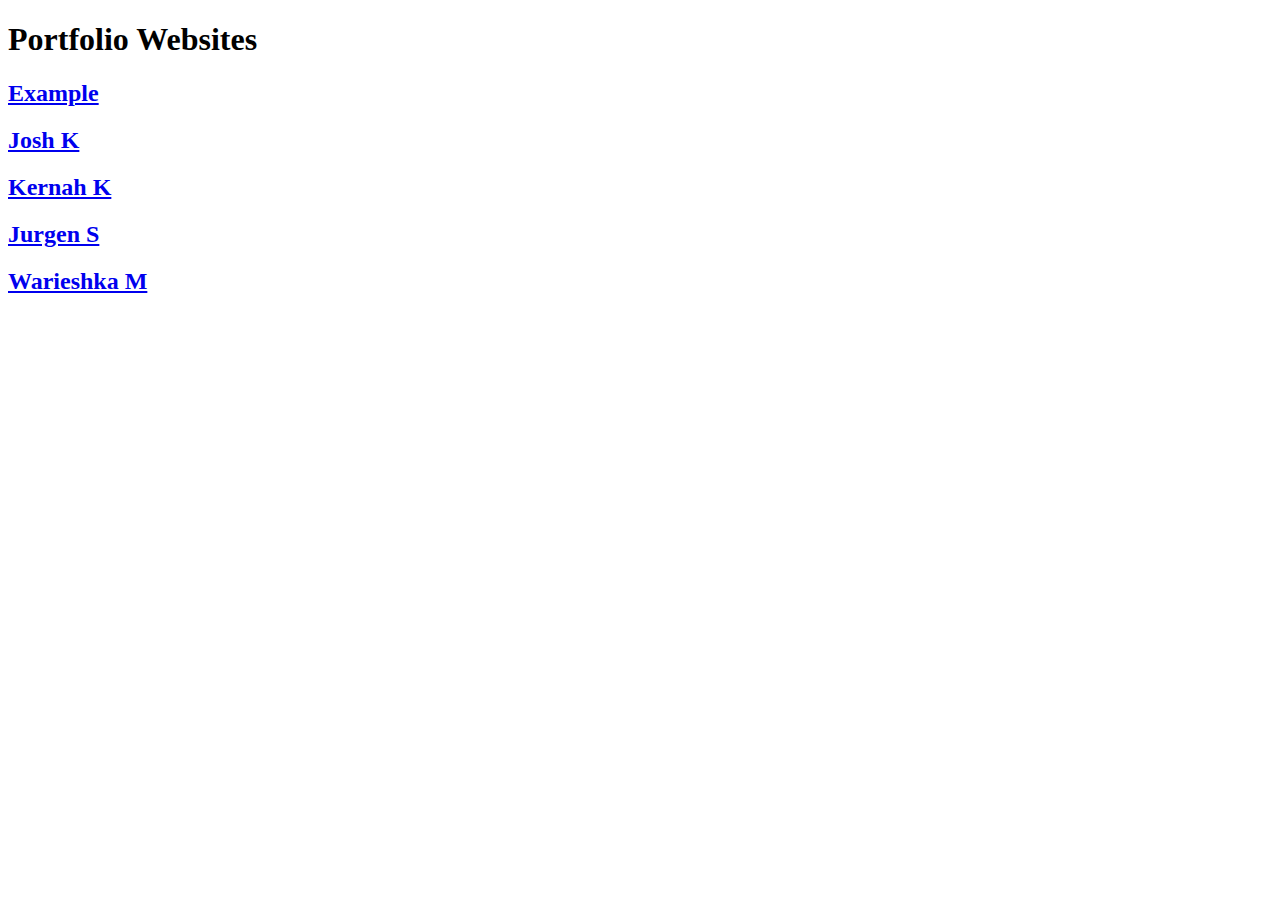
<file: index.html>
<!DOCTYPE html>
<html lang="en">
  <head>
    <meta charset="UTF-8" />
    <meta name="viewport" content="width=device-width, initial-scale=1.0" />
    <title>Portfolio Websites</title>
  </head>
  <body>
    <h1>Portfolio Websites</h1>
    <a href="./example/">
      <h2>Example</h2>
    </a>
    <a href="./josh/">
      <h2>Josh K</h2>
    </a>
    <a href="./kernah/">
      <h2>Kernah K</h2>
    </a>
    <a href="./jurgen/">
      <h2>Jurgen S</h2>
    </a>
    <a href="./warieshka/">
      <h2>Warieshka M</h2>
    </a>
  </body>
</html>
</file>
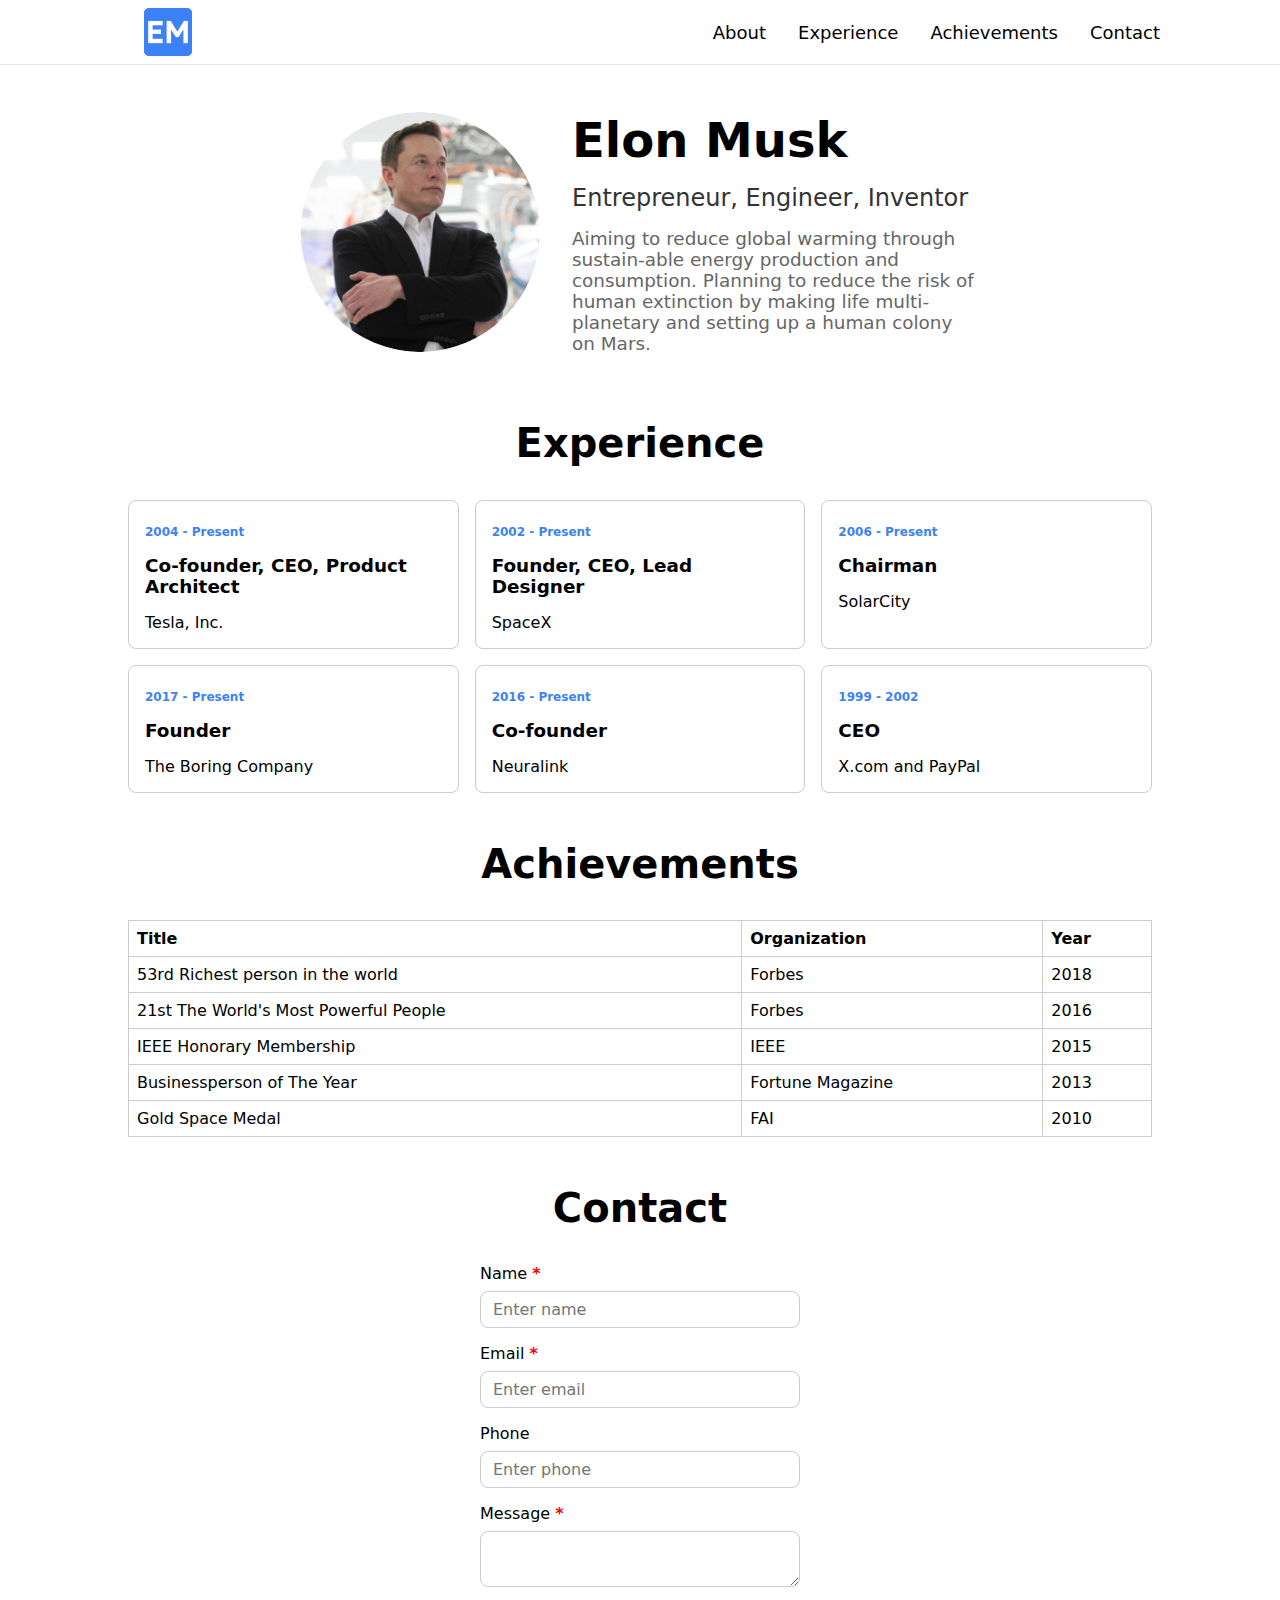
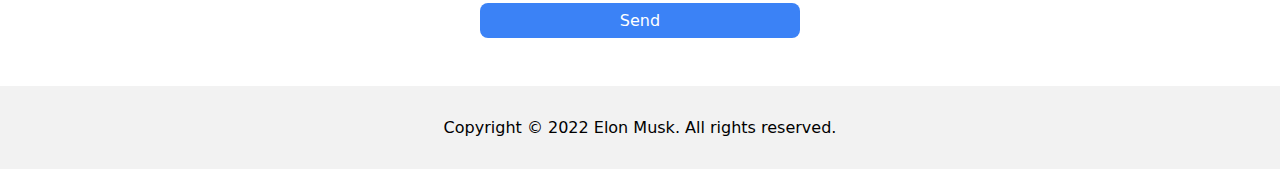
<file: example/index.html>
<!--
  References:
  https://cssreference.io
  https://htmlreference.io
  https://favicon.io/favicon-generator/
-->

<html>
  <head>
    <meta name="viewport" content="width=device-width, initial-scale=1.0" />
    <title>Elon Musk Portfolio</title>
    <link rel="stylesheet" href="css/main.css" />
  </head>

  <body>
    <header class="navbar">
      <div class="container">
        <img src="img/logo.png" class="logo" alt="Logo" />
        <nav class="nav">
          <a href="#about">About</a>
          <a href="#experience">Experience</a>
          <a href="#achievements">Achievements</a>
          <a href="#contact">Contact</a>
        </nav>
      </div>
    </header>

    <main class="main">
      <section id="about" class="hero">
        <div class="container">
          <div class="portrait-wrapper">
            <img src="img/portrait.png" class="portrait" alt="Portrait" />
          </div>
          <div class="content">
            <h1>Elon Musk</h1>
            <h5>Entrepreneur, Engineer, Inventor</h5>
            <p>
              Aiming to reduce global warming through sustain-able energy
              production and consumption. Planning to reduce the risk of human
              extinction by making life multi-planetary and setting up a human
              colony on Mars.
            </p>
          </div>
        </div>
      </section>

      <section id="experience" class="section">
        <div class="container">
          <h2 class="section-title">Experience</h2>
          <div class="grid">
            <div class="card">
              <h5 class="card-subtitle">2004 - Present</h5>
              <h3 class="card-title">Co-founder, CEO, Product Architect</h3>
              <p class="card-content">Tesla, Inc.</p>
            </div>
            <div class="card">
              <h5 class="card-subtitle">2002 - Present</h5>
              <h3 class="card-title">Founder, CEO, Lead Designer</h3>
              <p class="card-content">SpaceX</p>
            </div>
            <div class="card">
              <h5 class="card-subtitle">2006 - Present</h5>
              <h3 class="card-title">Chairman</h3>
              <p class="card-content">SolarCity</p>
            </div>
            <div class="card">
              <h5 class="card-subtitle">2017 - Present</h5>
              <h3 class="card-title">Founder</h3>
              <p class="card-content">The Boring Company</p>
            </div>
            <div class="card">
              <h5 class="card-subtitle">2016 - Present</h5>
              <h3 class="card-title">Co-founder</h3>
              <p class="card-content">Neuralink</p>
            </div>
            <div class="card">
              <h5 class="card-subtitle">1999 - 2002</h5>
              <h3 class="card-title">CEO</h3>
              <p class="card-content">X.com and PayPal</p>
            </div>
          </div>
        </div>
      </section>

      <section id="achievements" class="section">
        <div class="container">
          <h2 class="section-title">Achievements</h2>
          <table class="table">
            <thead>
              <th>Title</th>
              <th>Organization</th>
              <th>Year</th>
            </thead>
            <tbody>
              <tr>
                <td>53rd Richest person in the world</td>
                <td>Forbes</td>
                <td>2018</td>
              </tr>
              <tr>
                <td>21st The World's Most Powerful People</td>
                <td>Forbes</td>
                <td>2016</td>
              </tr>
              <tr>
                <td>IEEE Honorary Membership</td>
                <td>IEEE</td>
                <td>2015</td>
              </tr>
              <tr>
                <td>Businessperson of The Year</td>
                <td>Fortune Magazine</td>
                <td>2013</td>
              </tr>
              <tr>
                <td>Gold Space Medal</td>
                <td>FAI</td>
                <td>2010</td>
              </tr>
            </tbody>
          </table>
        </div>
      </section>

      <section id="contact" class="section">
        <div class="container">
          <h2 class="section-title">Contact</h2>
          <form method="POST" class="form">
            <div class="form-group">
              <label for="name"> Name <span class="required">*</span></label>
              <input
                name="name"
                id="name"
                class="form-control"
                type="text"
                placeholder="Enter name"
                required
              />
            </div>
            <div class="form-group">
              <label for="email"> Email <span class="required">*</span> </label>
              <input
                name="email"
                id="email"
                class="form-control"
                type="text"
                placeholder="Enter email"
                required
              />
            </div>
            <div class="form-group">
              <label for="phone"> Phone </label>
              <input
                name="phone"
                id="phone"
                class="form-control"
                type="number"
                placeholder="Enter phone"
              />
            </div>
            <div class="form-group">
              <label for="message">
                Message <span class="required">*</span>
              </label>
              <textarea
                name="message"
                id="message"
                class="form-control"
                placeholder="Enter message"
                requireds
              >
              </textarea>
            </div>
            <button type="submit" class="button">Send</button>
          </form>
        </div>
      </section>
    </main>

    <footer class="footer">
      <div class="container">
        <p>Copyright © 2022 Elon Musk. All rights reserved.</p>
      </div>
    </footer>
  </body>
</html>
</file>
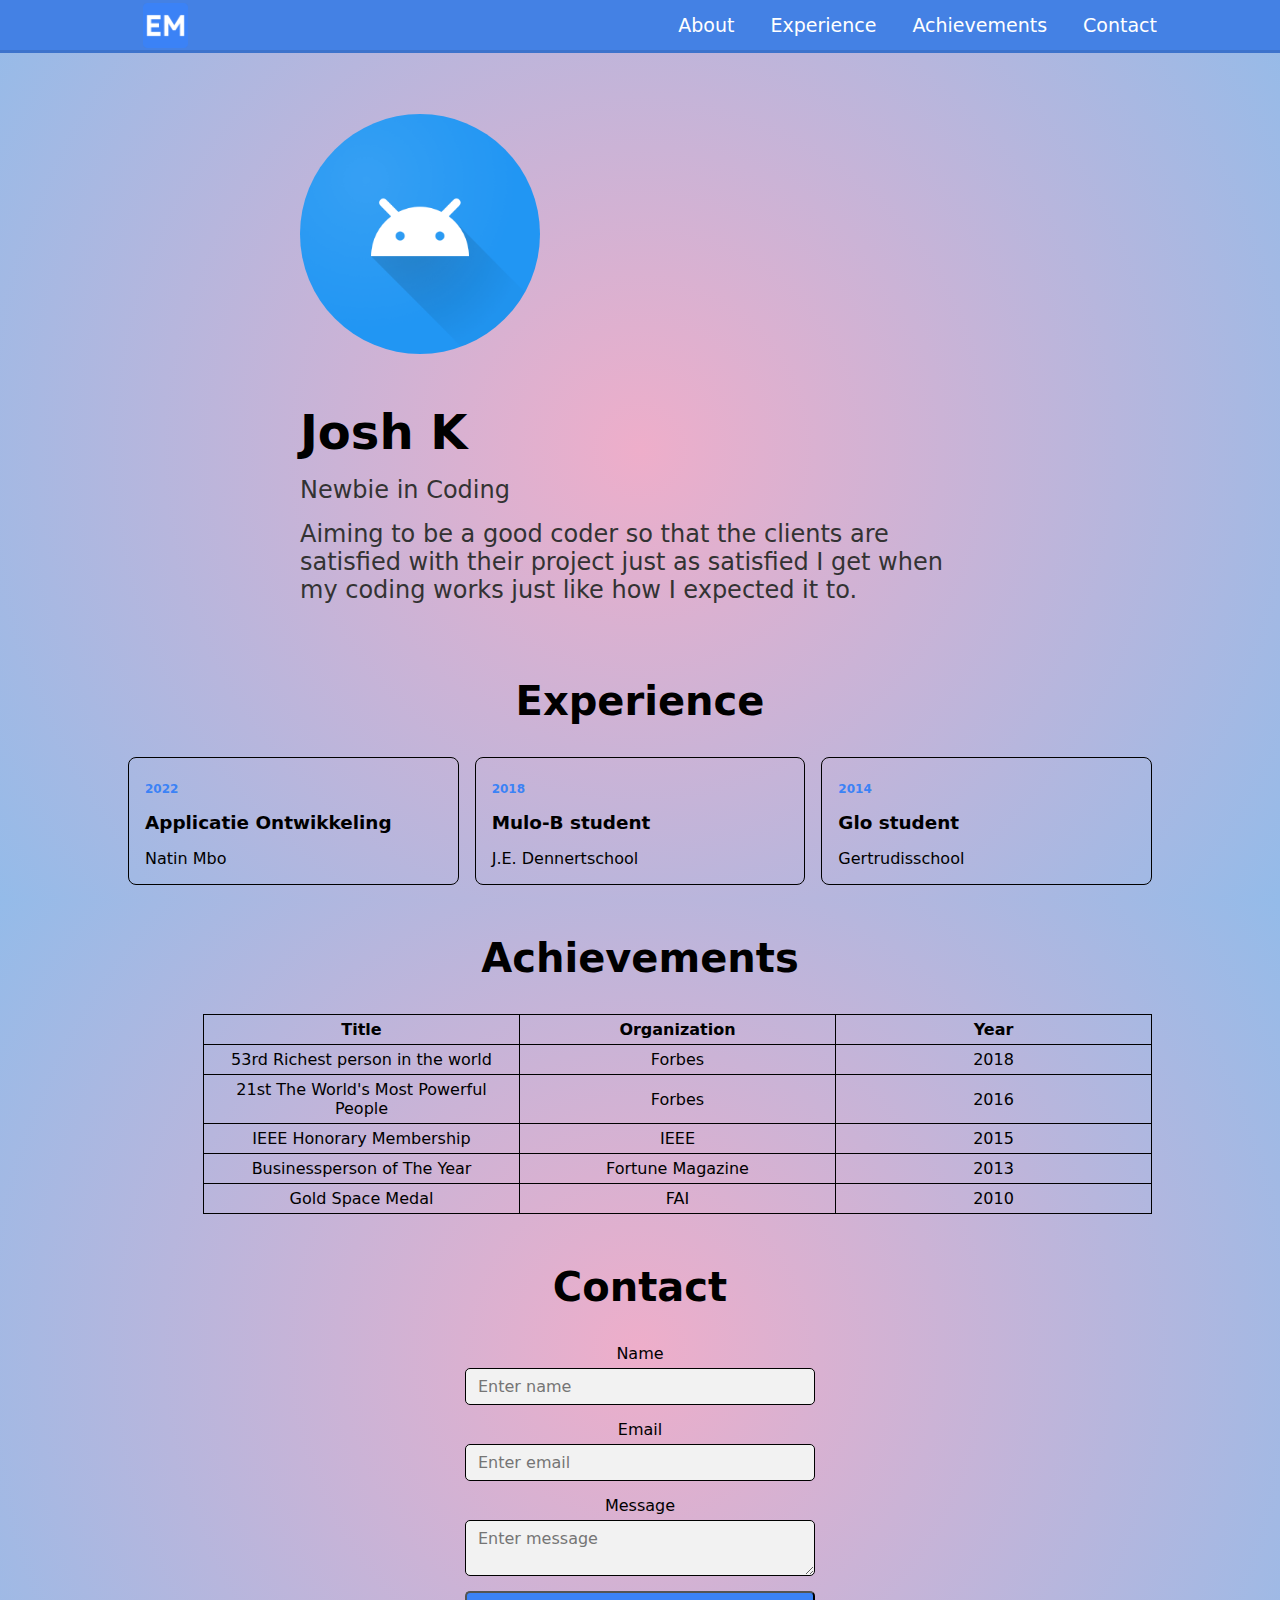
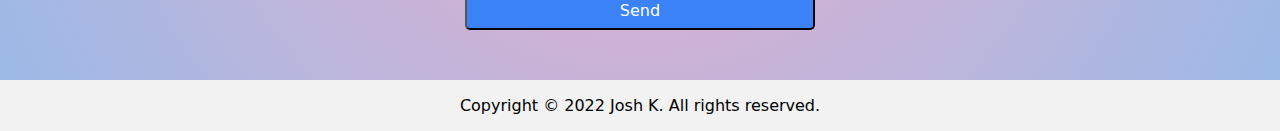
<file: josh/index.html>
<html>
  <head>
    <title></title>
    <meta name="viewport" content="width=device-width, initial-scale=1.0" />
    <link rel="stylesheet" href="css/style.css" />
  </head>

  <body>
    <header class="navbar">
      <div class="container">
        <img src="img/logo.png" class="logo" alt="Logo" />
        <nav class="nav">
          <a href="#about">About</a>
          <a href="#experience">Experience</a>
          <a href="#achievements">Achievements</a>
          <a href="#contact">Contact</a>
        </nav>
      </div>
    </header>

    <main class="main">
    <section id="about" class="hero">
      <div class="container">
        <div class="portrait-wrapper">
          <img src="img/android.png" class="portrait" alt="Portrait" />
        </div>
        <div class="content">
          <h1>Josh K</h1>
          <h5>Newbie in Coding</h5>
          <p>
            Aiming to be a good coder so that the clients are satisfied with
            their project just as satisfied I get when my coding works just
            like how I expected it to.
          </p>
        </div>
      </div>
    </section>

    <section  class="section">
      <div class="container">
        <h2 class="section-title">Experience</h2>
        <div class="grid">
            <div class="card">
              <h5 class="card-subtitle">2022</h5>
              <h3 class="card-title">Applicatie Ontwikkeling</h3>
              <p class="card-content">Natin Mbo</p>
            </div>
            <div class="card">
              <h5 class="card-subtitle">2018</h5>
              <h3 class="card-title">Mulo-B student</h3>
              <p class="card-content">J.E. Dennertschool</p>
            </div>
            <div class="card">
              <h5 class="card-subtitle">2014</h5>
              <h3 class="card-title">Glo student</h3>
              <p class="card-content">Gertrudisschool</p>
            </div>
      </div>
    </section>

    <section id="achievements" class="section">
      <div class="container">
        <h2 class="section-title">Achievements</h2>
        <table class="table">
          <thead>
            <th>Title</th>
            <th>Organization</th>
            <th>Year</th>
          </thead>
          <tbody>
            <tr>
              <td>53rd Richest person in the world</td>
              <td>Forbes</td>
              <td>2018</td>
            </tr>
            <tr>
              <td>21st The World's Most Powerful People</td>
              <td>Forbes</td>
              <td>2016</td>
            </tr>
            <tr>
              <td>IEEE Honorary Membership</td>
              <td>IEEE</td>
              <td>2015</td>
            </tr>
            <tr>
              <td>Businessperson of The Year</td>
              <td>Fortune Magazine</td>
              <td>2013</td>
            </tr>
            <tr>
              <td>Gold Space Medal</td>
              <td>FAI</td>
              <td>2010</td>
            </tr>
          </tbody>
        </table>
      </div>
    </section>

 <section id="contact" class="section">
      <div class="container">
        <h2 class="section-title">Contact</h2>
        <form class="form">
          <div class="form-group">
            <label>
              Name
              <input
                class="form-control"
                type="text"
                placeholder="Enter name"
              />
            </label>
          </div>
          <div class="form-group">
            <label>
              Email
              <input
                class="form-control"
                type="text"
                placeholder="Enter email"
              />
            </label>
          </div>
          <div class="form-group">
            <label>
              Message
              <textarea
                class="form-control"
                placeholder="Enter message"
              ></textarea>
            </label>
          </div>
          <button type="submit" class="button">Send</button>
        </form>
      </div>
    </section>
  </main>

<footer class="footer">
    <div class="container">
      <p>Copyright © 2022 Josh K. All rights reserved.</p>
    </div>
  </footer>
 
</body>
</html>
</file>
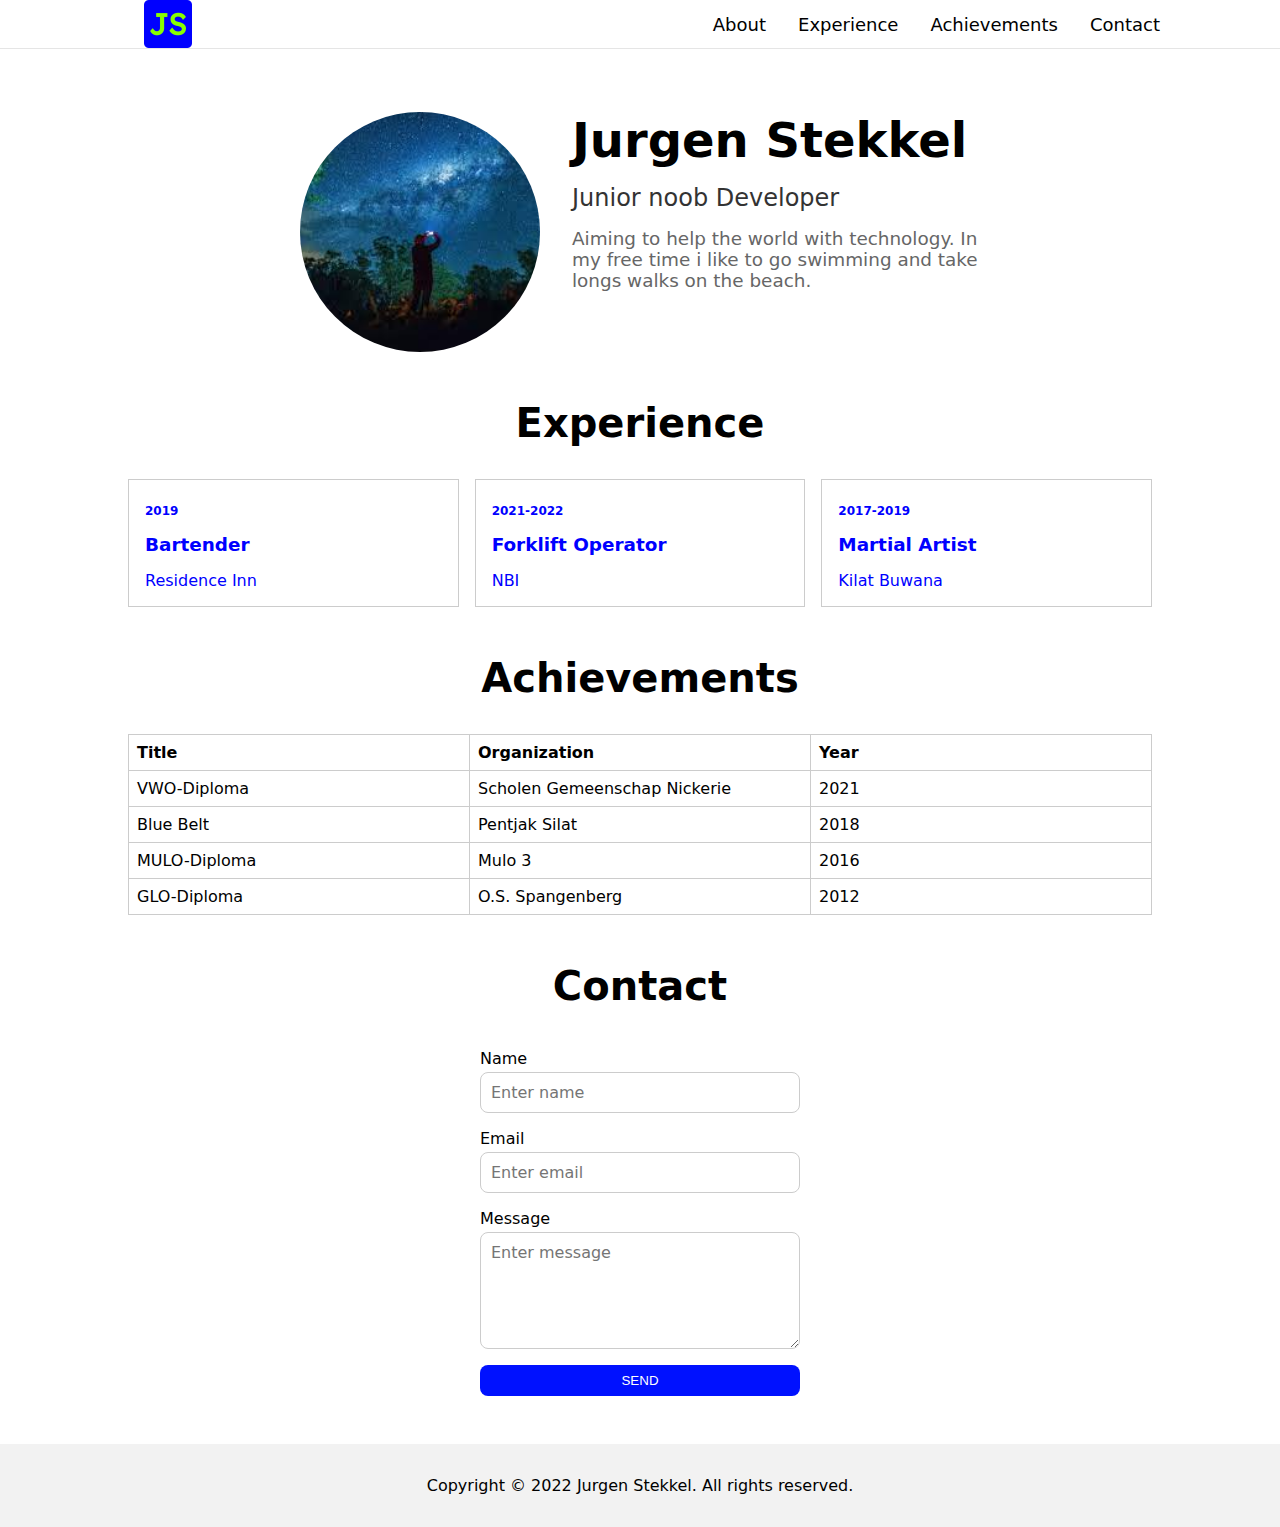
<file: jurgen/index.html>
<html>
  <head>
    <meta name="viewport" content="width=device-width, initial-scale=1.0" />
    <title>Jurgen Portfilio</title>
    <link rel="stylesheet" href="css/main.css" />
  </head>
  <body>
    <header class="navbar">
      <div class="container">
        <img src="img/logo.png" class="logo" alt="logo" />
        <div class="nav-wrapper">
          <nav class="nav">
            <a href="#about">About</a>
            <a href="#experience">Experience</a>
            <a href="#achievements">Achievements</a>
            <a href="#contact">Contact</a>
          </nav>
        </div>
      </div>
    </header>
    <main class="main">
      <section id="about" class="hero">
        <div class="container">
          <div class="portrait-wrapper rotate bounce">
            <img src="img/portrait.png" class="portrait" alt="portrait" />
          </div>
          <div class="content">
            <h1 class="rainbow-colors">Jurgen Stekkel</h1>
            <h5>Junior noob Developer</h5>
            <p>
              Aiming to help the world with technology. In my free time i like
              to go swimming and take longs walks on the beach.
            </p>
          </div>
        </div>
      </section>

      <section id="experience" class="section">
        <div class="container">
          <h2 class="section-title">Experience</h2>
          <div class="grid">
            <div class="card">
              <h5 class="card-subtitle">2019</h5>
              <h3 class="card-title">Bartender</h3>
              <p class="card-content">Residence Inn</p>
            </div>
            <div class="card">
              <h5 class="card-subtitle">2021-2022</h5>
              <h3 class="card-title">Forklift Operator</h3>
              <p class="card-content">NBI</p>
            </div>
            <div class="card">
              <h5 class="card-subtitle">2017-2019</h5>
              <h3 class="card-title">Martial Artist</h3>
              <p class="card-content">Kilat Buwana</p>
            </div>
          </div>
        </div>
      </section>

      <section id="achievements" class="section">
        <div class="container">
          <h2 class="section-title">Achievements</h2>
          <div class="table-wrapper">
            <table class="table">
              <thead>
                <th>Title</th>
                <th>Organization</th>
                <th>Year</th>
              </thead>
              <tbody>
                <tr>
                  <td>VWO-Diploma</td>
                  <td>Scholen Gemeenschap Nickerie</td>
                  <td>2021</td>
                </tr>
                <tr>
                  <td>Blue Belt</td>
                  <td>Pentjak Silat</td>
                  <td>2018</td>
                </tr>
                <tr>
                  <td>MULO-Diploma</td>
                  <td>Mulo 3</td>
                  <td>2016</td>
                </tr>
                <tr>
                  <td>GLO-Diploma</td>
                  <td>O.S. Spangenberg</td>
                  <td>2012</td>
                </tr>
              </tbody>
            </table>
          </div>
        </div>
      </section>

      <section id="contact" class="section">
        <div class="container">
          <h3 class="section-title">Contact</h3>
          <form class="form">
            <div class="form-group">
              <label>Name</label>
              <input
                placeholder="Enter name"
                class="form-control"
                type="text"
              />
            </div>
            <div class="form-group">
              <label>Email</label>
              <input
                placeholder="Enter email"
                class="form-control"
                type="email"
              />
            </div>
            <div class="form-group">
              <label>Message</label>
              <textarea
                class="form-control"
                name="message"
                id="message"
                rows="5"
                placeholder="Enter message"
              ></textarea>
            </div>

            <button class="button" type="submit">SEND</button>
          </form>
        </div>
      </section>
    </main>

    <footer class="footer">
      <div class="container">
        <p>Copyright © 2022 Jurgen Stekkel. All rights reserved.</p>
      </div>
    </footer>
  </body>
</html>
</file>
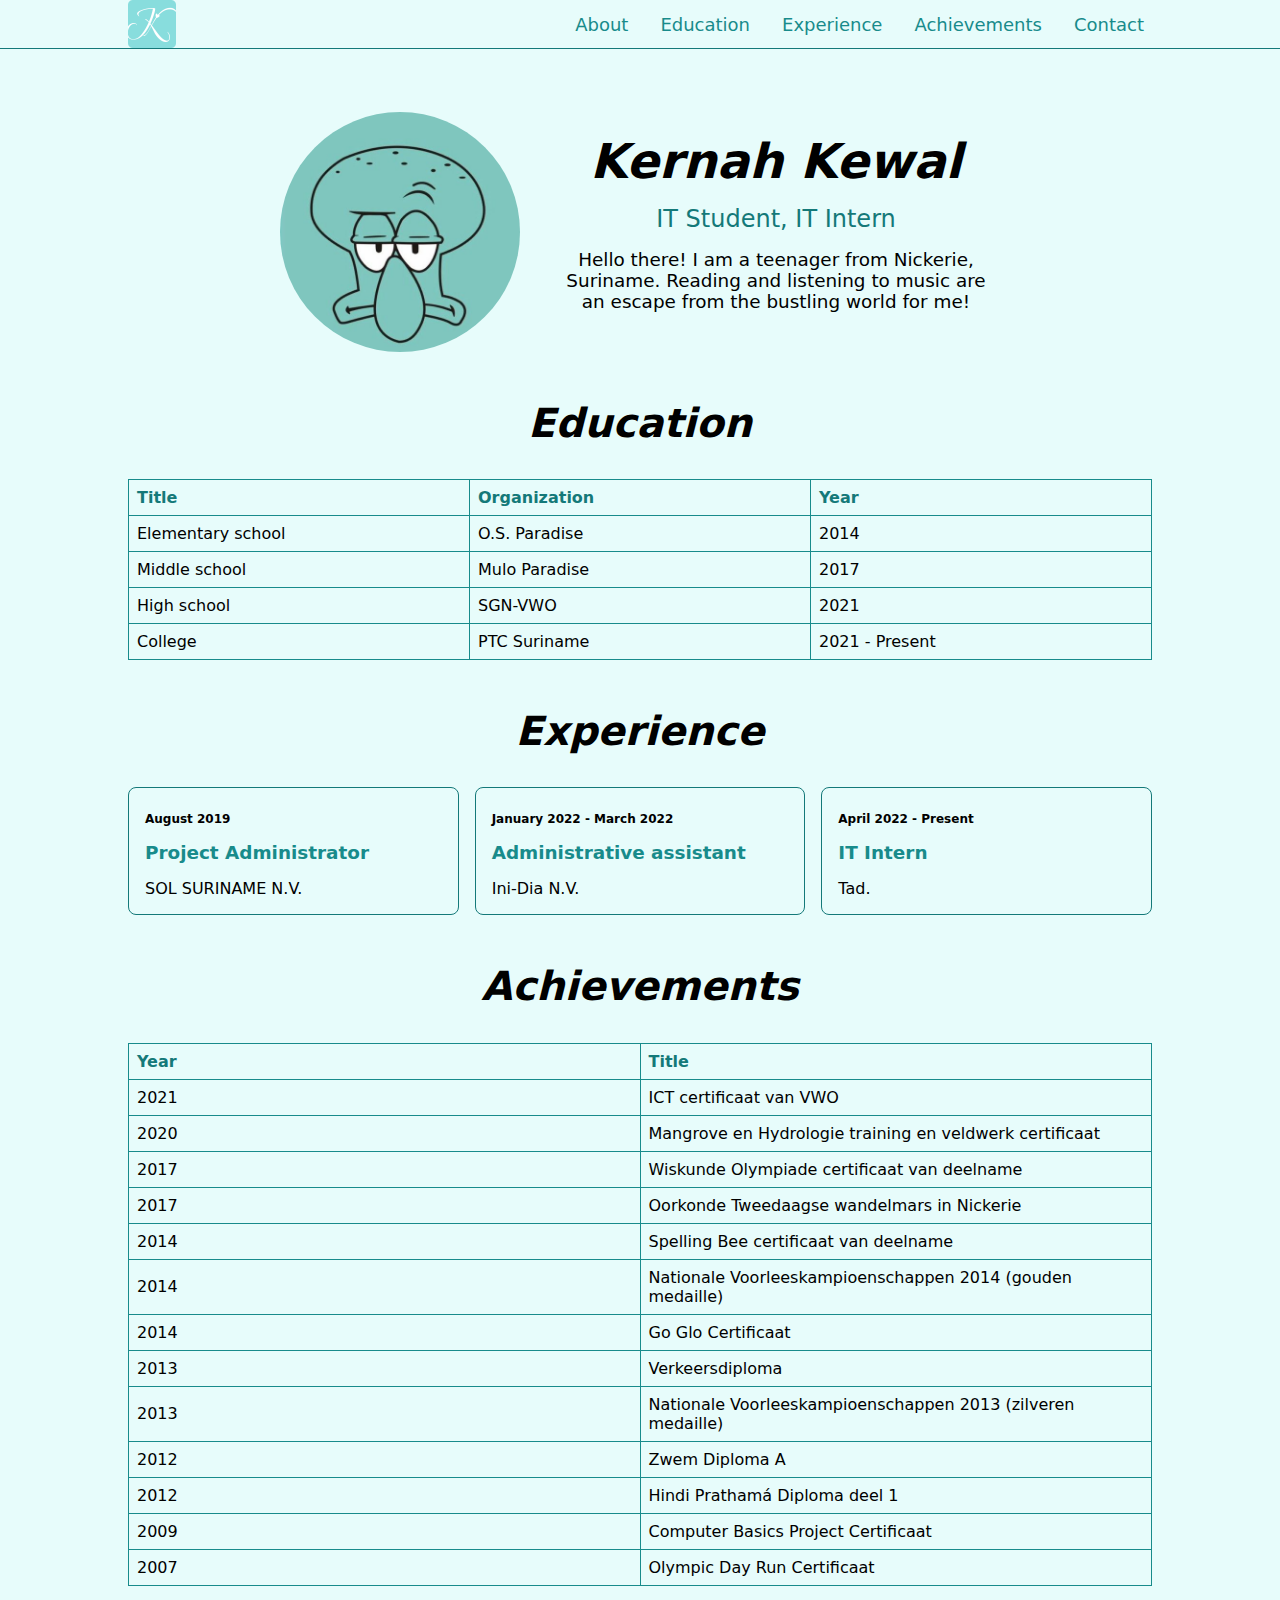
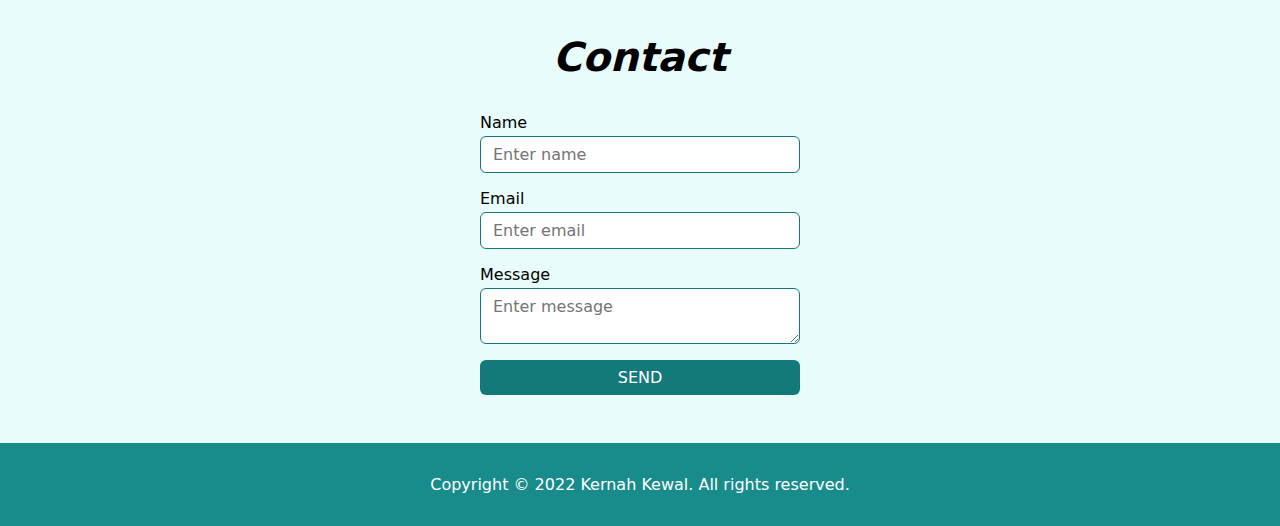
<file: kernah/index.html>
<html>
  <head>
    <meta name="viewport" content="width=device-width, initial-scale=1.0" />
    <title>Kernah Kewal Portfolio</title>
    <link rel="stylesheet" href="css/main.css" />
  </head>

  <body>
    <header class="navbar">
      <div class="container">
        <img src="img/logo.png" class="logo" alt="Logo" />
        <div class="nav-wrapper">
          <nav class="nav">
            <a href="#about">About</a>
            <a href="#education">Education</a>
            <a href="#experience">Experience</a>
            <a href="#achievements">Achievements </a>
            <a href="#contact">Contact</a>
          </nav>
        </div>
      </div>
    </header>

    <main class="main">
      <section id="about" class="hero section">
        <div class="container">
          <div class="portrait-wrapper rotate bounce">
            <img src="img/portrait.png" class="portrait" alt="Portrait" />
          </div>
          <div class="content">
            <h1 class="rainbow-colors">Kernah Kewal</h1>
            <h5>IT Student, IT Intern</h5>
            <p>
              Hello there! I am a teenager from Nickerie, Suriname. Reading and
              listening to music are an escape from the bustling world for me!
            </p>
          </div>
        </div>
      </section>

      <section id="education" class="section">
        <div class="container">
          <h2 class="section-title">Education</h2>
          <table class="table">
            <thead>
              <th>Title</th>
              <th>Organization</th>
              <th>Year</th>
            </thead>
            <tbody>
              <tr>
                <td>Elementary school</td>
                <td>O.S. Paradise</td>
                <td>2014</td>
              </tr>
              <tr>
                <td>Middle school</td>
                <td>Mulo Paradise</td>
                <td>2017</td>
              </tr>
              <tr>
                <td>High school</td>
                <td>SGN-VWO</td>
                <td>2021</td>
              </tr>
              <tr>
                <td>College</td>
                <td>PTC Suriname</td>
                <td>2021 - Present</td>
              </tr>
            </tbody>
          </table>
        </div>
      </section>

      <section id="experience" class="section">
        <div class="container">
          <h2 class="section-title">Experience</h2>
          <div class="grid">
            <div class="card">
              <h5 class="card-subtitle">August 2019</h5>
              <h3 class="card-title">Project Administrator</h3>
              <p class="card-content">SOL SURINAME N.V.</p>
            </div>
            <div class="card">
              <h5 class="card-subtitle">January 2022 - March 2022</h5>
              <h3 class="card-title">Administrative assistant</h3>
              <p class="card-content">Ini-Dia N.V.</p>
            </div>
            <div class="card">
              <h5 class="card-subtitle">April 2022 - Present</h5>
              <h3 class="card-title">IT Intern</h3>
              <p class="card-content">Tad.</p>
            </div>
          </div>
        </div>
      </section>

      <section id="achievements" class="section">
        <div class="container">
          <h2 class="section-title">Achievements</h2>
          <table class="table">
            <thead>
              <th>Year</th>
              <th>Title</th>
            </thead>
            <tbody>
              <tr>
                <td>2021</td>
                <td>ICT certificaat van VWO</td>
              </tr>
              <tr>
                <td>2020</td>
                <td>Mangrove en Hydrologie training en veldwerk certificaat</td>
              </tr>
              <tr>
                <td>2017</td>
                <td>Wiskunde Olympiade certificaat van deelname</td>
              </tr>
              <tr>
                <td>2017</td>
                <td>Oorkonde Tweedaagse wandelmars in Nickerie</td>
              </tr>
              <tr>
                <td>2014</td>
                <td>Spelling Bee certificaat van deelname</td>
              </tr>
              <tr>
                <td>2014</td>
                <td>
                  Nationale Voorleeskampioenschappen 2014 (gouden medaille)
                </td>
              </tr>
              <tr>
                <td>2014</td>
                <td>Go Glo Certificaat</td>
              </tr>
              <tr>
                <td>2013</td>
                <td>Verkeersdiploma</td>
              </tr>
              <tr>
                <td>2013</td>
                <td>
                  Nationale Voorleeskampioenschappen 2013 (zilveren medaille)
                </td>
              </tr>
              <tr>
                <td>2012</td>
                <td>Zwem Diploma A</td>
              </tr>
              <tr>
                <td>2012</td>
                <td>Hindi Prathamá Diploma deel 1</td>
              </tr>
              <tr>
                <td>2009</td>
                <td>Computer Basics Project Certificaat</td>
              </tr>
              <tr>
                <td>2007</td>
                <td>Olympic Day Run Certificaat</td>
              </tr>
            </tbody>
          </table>
        </div>
      </section>

      <section id="contact" class="section">
        <div class="container">
          <h2 class="section-title">Contact</h2>
          <form class="form">
            <div class="form-group">
              <label>
                Name
                <input
                  type="text"
                  class="form-control"
                  placeholder="Enter name"
                  required
                />
              </label>
            </div>
            <div class="form-group">
              <label>
                Email
                <input
                  type="email"
                  class="form-control"
                  placeholder="Enter email"
                  required
                />
              </label>
            </div>
            <div class="form-group">
              <label>
                Message
                <textarea
                  class="form-control"
                  placeholder="Enter message"
                  required
                ></textarea>
              </label>
            </div>
            <button type="submit" class="button">Send</button>
          </form>
        </div>
      </section>
    </main>

    <footer class="footer">
      <div class="container">
        <p>Copyright © 2022 Kernah Kewal. All rights reserved.</p>
      </div>
    </footer>
  </body>
</html>
</file>
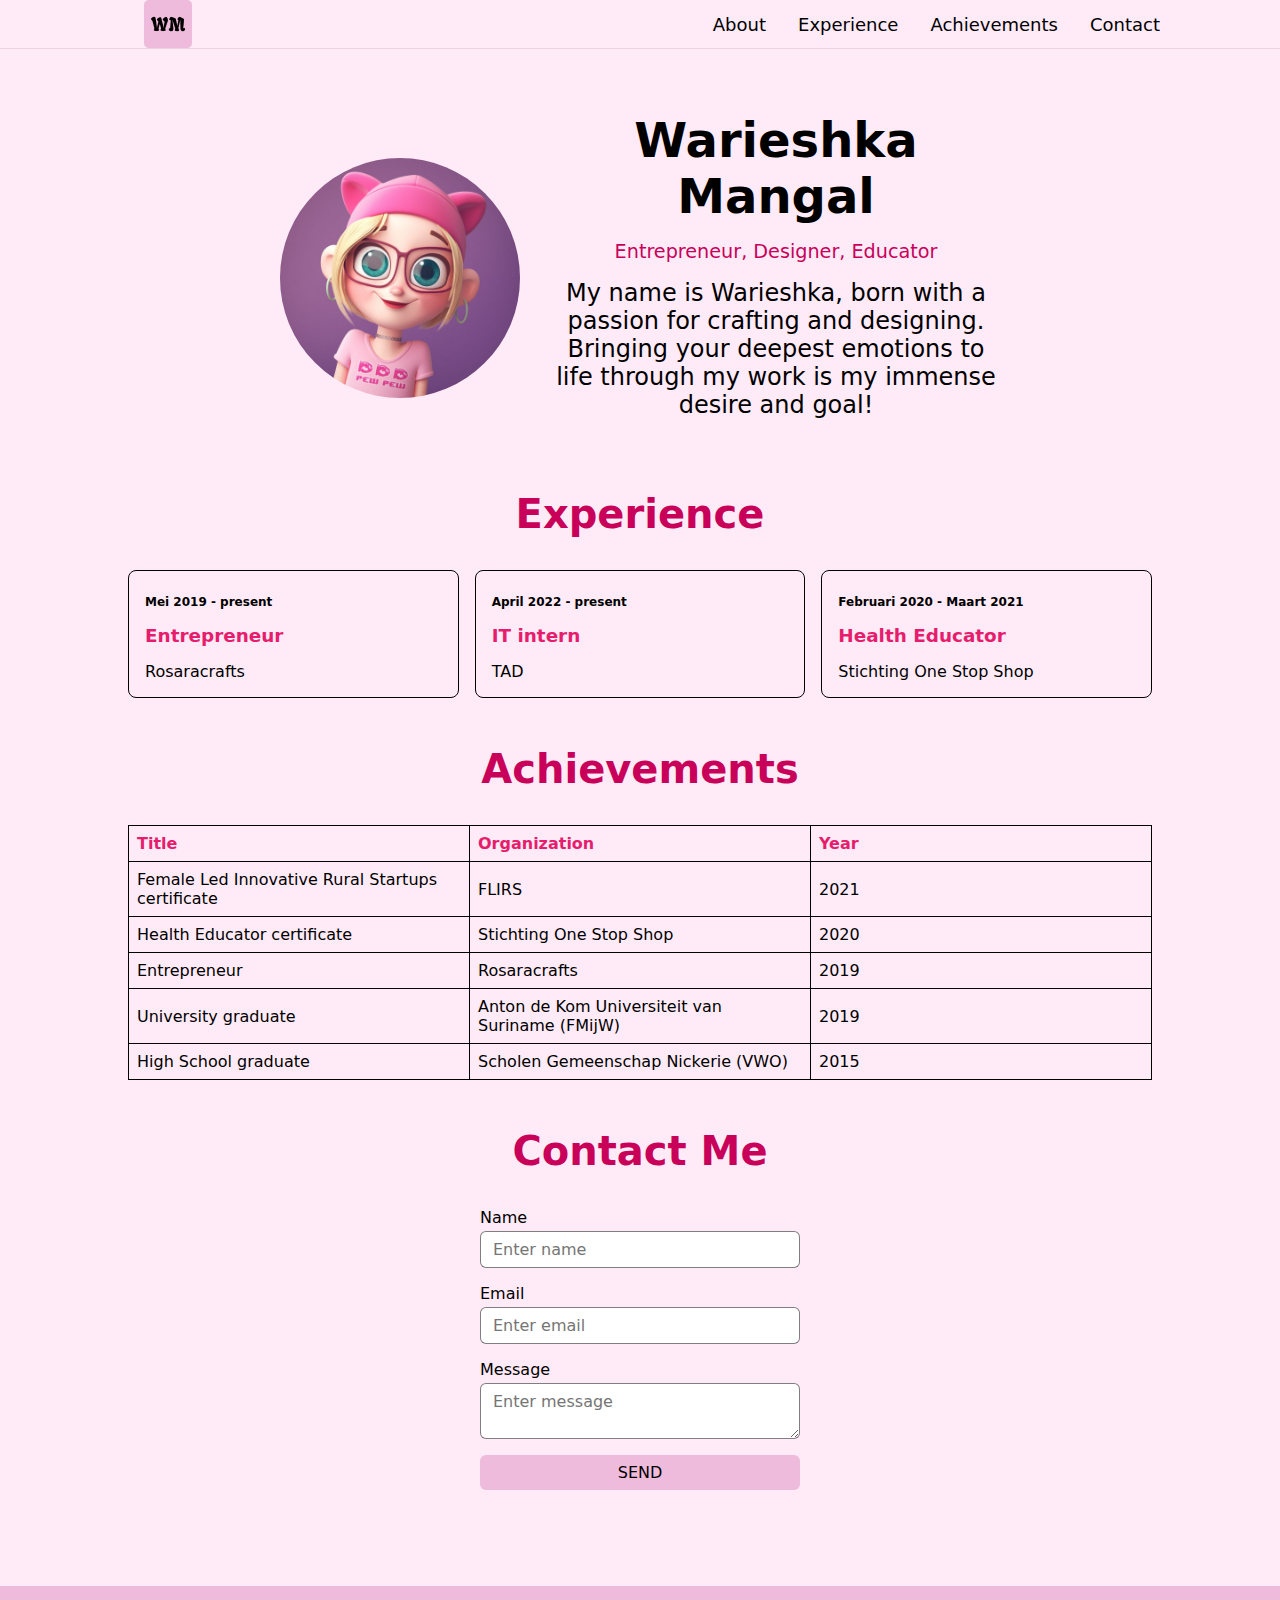
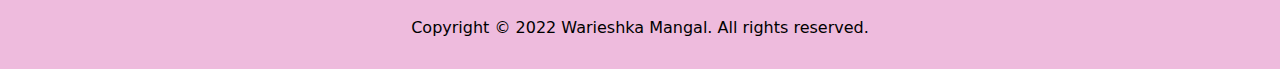
<file: warieshka/index.html>
<html>
  <head>
    <meta name="viewport" content="width=device-width, initial-scale=1.0" />
    <title>Warieshka Mangal Portfolio</title>
    <link rel="stylesheet" href="css/main.css" />
  </head>
  <body>
    <header class="navbar">
      <div class="container">
        <img src="img/logo.png" class="logo" alt="logo" />
        <div class="nav-wrapper">
          <nav class="nav">
            <a href="#about"> About </a>
            <a href="#experience"> Experience </a>
            <a href="#achievements"> Achievements </a>
            <a href="#contact"> Contact </a>
          </nav>
        </div>
      </div>
    </header>

    <main class="main">
      <section class="hero">
        <div id="about" class="container">
          <div class="portrait-wrapper bounce">
            <img src="img/portrait.jpg" class="portrait" alt="portrait" />
          </div>
          <div class="content">
            <h1>Warieshka Mangal</h1>
            <h5>Entrepreneur, Designer, Educator</h5>
            <p>
              My name is Warieshka, born with a passion for crafting and
              designing. Bringing your deepest emotions to life through my work
              is my immense desire and goal!
            </p>
          </div>
        </div>
      </section>

      <section class="section">
        <div id="experience" class="container">
          <h2 class="section-title">Experience</h2>
          <div class="grid">
            <div class="card">
              <h5 class="card-subtitle">Mei 2019 - present</h5>
              <h3 class="card-title">Entrepreneur</h3>
              <p class="card-content">Rosaracrafts</p>
            </div>
            <div class="card">
              <h5 class="card-subtitle">April 2022 - present</h5>
              <h3 class="card-title">IT intern</h3>
              <p class="card-content">TAD</p>
            </div>
            <div class="card">
              <h5 class="card-subtitle">Februari 2020 - Maart 2021</h5>
              <h3 class="card-title">Health Educator</h3>
              <p class="card-content">Stichting One Stop Shop</p>
            </div>
          </div>
        </div>
      </section>

      <section class="section">
        <div id="achievements" class="container">
          <h2 class="section-title">Achievements</h2>
          <table class="table">
            <thead>
              <th>Title</th>
              <th>Organization</th>
              <th>Year</th>
            </thead>
            <tbody>
              <tr>
                <td>Female Led Innovative Rural Startups certificate</td>
                <td>FLIRS</td>
                <td>2021</td>
              </tr>
              <tr>
                <td>Health Educator certificate</td>
                <td>Stichting One Stop Shop</td>
                <td>2020</td>
              </tr>
              <tr>
                <td>Entrepreneur</td>
                <td>Rosaracrafts</td>
                <td>2019</td>
              </tr>
              <tr>
                <td>University graduate</td>
                <td>Anton de Kom Universiteit van Suriname (FMijW)</td>
                <td>2019</td>
              </tr>
              <tr>
                <td>High School graduate</td>
                <td>Scholen Gemeenschap Nickerie (VWO)</td>
                <td>2015</td>
              </tr>
            </tbody>
          </table>
        </div>
      </section>

      <section class="section">
        <div id="contact" class="container">
          <h2 class="section-title">Contact Me</h2>
          <form class="form">
            <div class="form-group">
              <label class="label">
                Name
                <input
                  class="form-control"
                  placeholder="Enter name"
                  type="text"
              /></label>
            </div>
            <div class="form-group">
              <label class="label">
                Email
                <input
                  class="form-control"
                  placeholder="Enter email"
                  type="email"
              /></label>
            </div>
            <div class="form-group">
              <label class="label">
                Message
                <textarea
                  class="form-control"
                  placeholder="Enter message"
                  name="message"
                ></textarea>
              </label>
            </div>

            <button type="submit" class="button">Send</button>
          </form>
        </div>
      </section>
    </main>

    <footer class="footer">
      <div class="container">
        <p>Copyright © 2022 Warieshka Mangal. All rights reserved.</p>
      </div>
    </footer>
  </body>
</html>
</file>
<file: example/css/main.css>
html {
  height: 100%;
  scroll-behavior: smooth;
}

body {
  font-family: system-ui;
  margin: 0;
  height: 100%;
  display: grid;
  grid-template-rows: auto 1fr auto;
}

.container {
  max-width: 1024px;
  margin: 0 auto;
  padding-inline: 16px;
}

.navbar {
  background-color: #fff;
  height: 64px;
  padding-inline: 16px;
  position: fixed;
  width: 100%;
  border-bottom: 1px solid rgba(0, 0, 0, 0.1);
  z-index: 40;
}

.navbar .container {
  display: flex;
  justify-content: space-between;
  align-items: center;
  height: 100%;
  flex-direction: column;
}

@media (min-width: 1024px) {
  .navbar .container {
    flex-direction: row;
  }
}

.navbar .logo {
  width: 48px;
}

.nav {
  display: none;
}

@media (min-width: 768px) {
  .nav {
    display: flex;
    gap: 16px;
  }
}

.nav a {
  padding: 8px;
  font-size: 18px;
  color: #000;
  text-decoration: none;
}

.nav a:hover {
  color: #3b82f6;
}

.main {
  padding-top: 64px;
}

.hero,
.section {
  scroll-margin-top: 80px;
  margin-top: 48px;
  margin-bottom: 48px;
}

.hero .container {
  max-width: 680px;
  display: flex;
  flex-direction: column;
  gap: 32px;
}

@media (min-width: 1024px) {
  .hero .container {
    flex-direction: row;
  }
}

.portrait-wrapper {
  flex-grow: 1;
  flex-shrink: 0;
  height: 240px;
  width: 240px;
  position: relative;
  overflow: hidden;
  border-radius: 50%;
}

.portrait {
  position: absolute;
  height: 100%;
  width: 100%;
  inset: 0;
  object-fit: cover;
}

.content h1 {
  font-size: 3rem;
  margin: 0;
}

.content h5 {
  color: #333;
  font-size: 1.5rem;
  font-weight: 400;
  margin-top: 16px;
  margin-bottom: 0;
}

.content p {
  color: #666;
  margin-top: 16px;
  font-size: 1.15rem;
}

.section-title {
  font-size: 2.5rem;
  text-align: center;
}

.table {
  border-collapse: collapse;
  width: 100%;
}
.table td,
.table th {
  border: 1px solid #ccc;
  padding: 8px;
}
.table th {
  text-align: left;
}

.grid {
  display: grid;
  /* grid-template-columns: 1fr 1fr 1fr; */
  grid-template-columns: 1fr;
  gap: 16px;
}

@media (min-width: 768px) {
  .grid {
    grid-template-columns: repeat(2, 1fr);
  }
}

@media (min-width: 1024px) {
  .grid {
    grid-template-columns: repeat(3, 1fr);
  }
}

.card {
  border-radius: 8px;
  border: 1px solid #ccc;
  padding: 16px;
}

.card-subtitle {
  color: #3b82f6;
  font-size: 0.75rem;
  margin-top: 8px;
  margin-bottom: 0;
}

.card-title {
  font-size: 1.15rem;
  margin-top: 16px;
  margin-bottom: 0;
}

.card-content {
  font-size: 1rem;
  margin-top: 16px;
  margin-bottom: 0;
}

.footer {
  background-color: #f2f2f2;
  padding-top: 16px;
  padding-bottom: 16px;
}

.footer p {
  text-align: center;
}

.form {
  display: flex;
  flex-direction: column;
  max-width: 320px;
  margin: 0 auto;
  gap: 16px;
}

.form-group {
  display: flex;
  flex-direction: column;
  gap: 8px;
}

.form-control {
  border: 1px solid #ccc;
  padding: 8px 12px;
  border-radius: 8px;
  font: inherit;
}
.form-control:focus {
  outline: none;
  border-color: #3b82f6;
}

.button {
  background-color: #3b82f6;
  padding: 8px;
  border-radius: 8px;
  font: inherit;
  color: #fff;
  border: none;
  cursor: pointer;
}
.button:hover {
  background-color: #175dce;
}

.required {
  color: #f00;
  font-weight: 600;
}

.alert {
  background-color: #175dce1d;
  padding: 8px;
}
</file>
<file: josh/css/style.css>
html {
  height: 100%;
  scroll-behavior: smooth;
}

body {
  font-family: system-ui;
  margin: 0;
  height: 100%;
  display: grid;
  grid-template-rows: auto 1fr auto;
  background: rgb(238, 174, 202);
  background: radial-gradient(
    circle,
    rgba(238, 174, 202, 1) 0%,
    rgba(148, 187, 233, 1) 100%
  );
}

.container {
  max-width: 1024px;
  margin: 0 auto;
  padding-inline: 16px;
}

.navbar {
  background-color: #4481e4;
  width: 100%;
  height: 50px;
  position: fixed;
  padding-inline: 15px;
  border-bottom: 3px solid rgba(0, 0, 0, 0.1);
}

.navbar .container {
  display: flex;
  justify-content: space-between;
  align-items: center;
  height: 100%;
}

@media (min-width: 768px) {
  .navbar,
  .container {
    flex-direction: column;
  }
}

@media (min-width: 1024px) {
  .navbar .container {
    flex-direction: row;
  }
}

.navbar .logo {
  width: 45px;
}

.nav {
  display: flex;
  gap: 16px;
}

@media (min-width: 320px) {
  .nav {
    display: grid;
    gap: 16px;
  }
}
@media (min-width: 768px) {
  .nav {
    display: flex;
    gap: 16px;
  }
}

.nav a {
  padding: 10px;
  font-size: 19px;
  color: #fff;
  text-decoration: none;
}

.nav a:hover {
  color: #000;
}

.main {
  padding-top: 64px;
}

.hero,
.section {
  scroll-margin-top: 75px;
  margin-top: 50px;
  margin-bottom: 50px;
}

.hero .container {
  max-width: 680px;
  display: flex;
  gap: 50px;
}

.portrait-wrapper {
  flex-grow: 1;
  flex-shrink: 0;
  height: 240px;
  width: 240px;
  position: relative;
  overflow: hidden;
  border-radius: 50%;
}

.portrait {
  position: absolute;
  height: 100%;
  inset: 0;
  object-fit: cover;
}

.content h1 {
  font-size: 3rem;
  margin: 0;
}

.content h5 {
  color: #333;
  font-size: 1.5rem;
  font-weight: 400;
  margin: 16px;
  margin-bottom: 0;
  margin-left: 0;
}
.content p {
  color: #333;
  font-size: 1.5rem;
  margin-top: 16px;
}

.section-title {
  font-size: 2.5rem;
  text-align: center;
}

.grid {
  display: grid;
  grid-template-columns: repeat(3, 1fr);
  gap: 16px;
}

@media (min-width: 768px) {
  .grid {
    grid-template-columns: repeat(2, 1fr);
  }
}

@media (min-width: 1024px) {
  .grid {
    grid-template-columns: repeat(3, 1fr);
  }
}

.card {
  border-radius: 8px;
  border: 1px solid #000;
  padding: 16px;
  background-color: rgba(148, 187, 233, 1) 100%;
}

.card-subtitle {
  color: #3b82f6;
  font-size: 0.75rem;
  margin-top: 8px;
  margin-bottom: 0;
}
.card-title {
  font-size: 1.15rem;
  margin-top: 16px;
  margin-bottom: 0;
}
.card-content {
  font-size: 1rem;
  margin-top: 16px;
  margin-bottom: 0;
}

.table {
  border-collapse: collapse;
  /* text-align: center; */
  margin-left: 75px;
}

/* @media (min-width: 768px){
  .table {
    margin-left: 0;
  }
} */

.table td,
.table th {
  text-align: center;
  border: 1px solid #000;
  padding: 5px;
}

.table td {
  width: 33%;
}

.form {
  display: flex;
  flex-direction: column;
  max-width: 350px;
  margin: 0 auto;
  gap: 15px;
}

.form-group label {
  display: flex;
  flex-direction: column;
  text-align: center;
  gap: 5px;
}

.form-control {
  border: 1px solid #000;
  border-radius: 5px;
  padding: 8px 12px;
  font: inherit;
  background-color: #f2f2f2;
}

.form-control:focus {
  outline: none;
  border-color: rgb(6, 54, 214);
}

.button {
  background-color: #3b82f6;
  padding: 8px;
  border-radius: 5px;
  font: inherit;
  color: #fff;
  cursor: pointer;
}

.button:hover {
  background-color: rgb(12, 62, 226);
}

::-webkit-scrollbar {
  width: 8px;
}

::-webkit-scrollbar-thumb {
  background: linear-gradient(#ff788c, #ff6ccc);
  border-radius: 20px;
}

.footer {
  background-color: #f2f2f2;
  padding-top: 0;
  padding-bottom: 0;
}

.footer p {
  text-align: center;
}
</file>
<file: jurgen/css/main.css>
html {
  height: 100%;
  scroll-behavior: smooth;
}
body {
  font-family: system-ui;
  height: 100%;
  margin: 0;
  display: grid;
  grid-template-rows: 1fr auto;
}

.container {
  max-width: 1024px;
  margin: 0 auto;
}

.navbar {
  /* height: 64px; */
  padding-inline: 16px;
  position: fixed;
  width: 100%;
  border-bottom: 1px solid rgba(0, 0, 0, 0.1);
  background-color: #fff;
  z-index: 40;
}

.navbar .container {
  display: flex;
  justify-content: space-between;
  align-items: center;
  flex-direction: column;
  height: 100%;
}
@media (min-width: 1024px) {
  .navbar .container {
    flex-direction: row;
  }
}

.navbar .logo {
  width: 48px;
}
.nav-wrapper {
  overflow-x: auto;
  width: calc(100vw - 32px);
}
@media (min-width: 1024px) {
  .nav-wrapper {
    width: auto;
  }
}
.nav {
  display: flex;
  gap: 16px;
  white-space: nowrap;
}

.nav a {
  padding: 8px;
  font-size: 18px;
  color: #000;
  text-decoration: none;
}

.nav a:hover {
  color: #00f;
  background-color: #8f0;
}

.main {
  padding-top: 64px;
}
.hero {
  margin: 48px;
}

.hero .section {
  scroll-margin-top: 80px;
  margin-top: 48px;
  margin-bottom: 48px;
}

.hero .container {
  max-width: 680px;
  display: flex;
  flex-direction: column;
  gap: 32px;
}
@media (min-width: 1024px) {
  .hero .container {
    flex-direction: row;
  }
}
.portrait-wrapper {
  /*flex-grow: 1;*/
  flex-shrink: 0;
  height: 240px;
  width: 240px;
  position: relative;
  overflow: hidden;
  border-radius: 50%;
}

.portrait {
  position: absolute;
  height: 100%;
  width: 100%;
  inset: 0;
  object-fit: cover;
}

.content h1 {
  font-size: 3rem;
  margin: 0;
}

.content h5 {
  color: #333;
  font-size: 1.5rem;
  font-weight: 400;
  margin-top: 16px;
  margin-bottom: 0;
}

.content p {
  color: #666;
  margin-top: 16px;
  font-size: 1.15rem;
}

.section {
  margin-bottom: 48px;
  margin-top: 48px;
}

.section-title {
  font-size: 2.5rem;
  text-align: center;
}

.table {
  border-collapse: collapse;
  width: 100%;
}

.table td,
.table th {
  border: 1px solid #ccc;
  padding: 8px;
}

.table th {
  text-align: left;
}
.table td {
  width: 33%;
}
.grid {
  display: grid;
  grid-template-columns: 1fr;
  gap: 16px;
}
@media (min-width: 768px) {
  .grid {
    grid-template-columns: repeat(2, 1fr);
  }
}

@media (min-width: 1024px) {
  .grid {
    grid-template-columns: repeat(3, 1fr);
  }
}
.card {
  border-bottom: 8px;
  border: 1px solid #ccc;
  padding: 16px;
  color: #00f;
}
.card-subtitle {
  color: #00f;
  font-size: 00.75rem;
  margin-top: 8px;
  margin-bottom: 0;
}

.card-title {
  font-size: 1.15rem;
  margin-top: 16px;
  margin-bottom: 0;
}

.card-content {
  font-size: 1rem;
  margin-top: 16px;
  margin-bottom: 0;
}

.footer {
  background-color: #f2f2f2;
  padding-top: 16px;
  padding-bottom: 16px;
}

.footer p {
  text-align: center;
}

.button {
  background-color: #01f;
  color: #fff;
  border-radius: 8px;
  padding: 8px;
  border: none;
}

.form {
  max-width: 320px;
  margin: 0 auto;
  display: flex;
  gap: 16px;
  flex-direction: column;
}

.form-control {
  border: 1px solid #ccc;
  padding: 10px;
  border-radius: 8px;
  font: inherit;
}

.form-group {
  display: flex;
  flex-direction: column;
  gap: 4px;
}

.rotate {
  animation: rotate 5s ease infinite;
}

.bounce {
  animation: bounce 2s ease infinite;
}

@keyframes rotate {
  from {
    transform: rotate(0);
  }
  to {
    transform: rotate(360deg);
  }
}

@keyframes bounce {
  0% {
    transform: translateY(0);
  }
  50% {
    transform: translateY(-20px);
  }
  100% {
    transform: translateY(0);
  }
}

/*.rainbow-colors {
  animation: rainbow 5s ease infinite;
}

@keyframes rainbow {
  0% {
    color: rgb(247, 0, 255);
  }
  25% {
    color: rgb(0, 4, 255);
  }
  35% {
    color: #000;
  }
  50% {
    color: rgb(0, 195, 255);
  }
  60% {
    color: rgb(43, 255, 0);
  }
  75% {
    color: rgb(255, 208, 0);
  }
  100% {
    color: #f00;
  }
}*/
</file>
<file: kernah/css/main.css>
html {
  height: 100%;
  scroll-behavior: smooth;
}

body {
  font-family: system-ui;
  margin: 0;
  background-color: #e7fcfb;
  height: 100%;
  display: grid;
  grid-template-rows: 1fr auto;
}

.container {
  max-width: 1024px;
  margin: 0 auto;
  padding-inline: 16px;
}

.navbar {
  /* height: 64px; */
  /* padding-inline: 16px; */
  position: fixed;
  width: 100%;
  border-bottom: 1px solid #147979;
  background-color: #e7fcfb;
  z-index: 40;
}

.navbar .container {
  display: flex;
  justify-content: space-between;
  align-items: center;
  height: 100%;
  flex-direction: column;
}

@media (min-width: 1024px) {
  .navbar .container {
    flex-direction: row;
  }
}

.navbar .logo {
  width: 48px;
}

.nav-wrapper {
  width: calc(100vw - 32px);
  height: 100%;
  overflow-x: auto;
}

@media (min-width: 1024px) {
  .nav-wrapper {
    width: auto;
  }
}

.nav {
  display: flex;
  white-space: nowrap;
}

@media (min-width: 768px) {
  .nav {
    gap: 16px;
  }
}

.nav a {
  padding: 8px;
  font-size: 18px;
  color: #188b8b;
  text-decoration: none;
}

.nav a:hover {
  color: #020707;
}

.main {
  padding-top: 64px;
}

.hero,
.section {
  margin-top: 48px;
  margin-bottom: 48px;
  scroll-margin-top: 80px;
}

.hero .container {
  max-width: 720px;
  display: flex;
  flex-direction: column;
  gap: 32px;
  align-items: center;
  text-align: center;
}

@media (min-width: 1024px) {
  .hero .container {
    flex-direction: row;
  }
}

.portrait-wrapper {
  height: 240px;
  width: 240px;
  position: relative;
  overflow: hidden;
  border-radius: 50%;
  flex-shrink: 0;
}

.portrait {
  position: absolute;
  height: 160%;
  width: 100%;
  top: -60%;
  right: 0;
  bottom: 0;
  left: 0;
  object-fit: cover;
  object-position: center;
}

.content h1 {
  font-size: 3rem;
  margin: 0;
  font-style: italic;
}

.content h5 {
  color: #147979;
  font-size: 1.5rem;
  font-weight: 400;
  margin-top: 16px;
  margin-bottom: 0;
}

.content p {
  color: black;
  margin-top: 16px;
  font-size: 1.15rem;
}

/* .section 
  margin-top: 48px;
  margin-bottom: 48px;
  scroll-margin-top: 80px;
} */

.section-title {
  font-size: 2.5rem;
  text-align: center;
  font-style: oblique;
}

.table {
  border-collapse: collapse;
  width: 100%;
  margin-bottom: 32px;
  border-radius: 8px;
}
.table td,
.table th {
  border: 1px solid #188b8b;
  padding: 8px;
}
.table th {
  text-align: left;
  color: #147979;
}
.table td {
  width: 33%;
}

.grid {
  display: grid;
  /* grid-template-columns: repeat(3, 1fr); */
  grid-template-columns: 1fr;
  gap: 16px;
}

@media (min-width: 768px) {
  .grid {
    grid-template-columns: repeat(2, 1fr);
  }
}

@media (min-width: 1024px) {
  .grid {
    grid-template-columns: repeat(3, 1fr);
  }
}

.card {
  border-radius: 8px;
  border: 1px solid #147979;
  padding: 16px;
}

.card-subtitle {
  font-size: 0.75rem;
  margin-top: 8px;
  margin-bottom: 0;
}

.card-title {
  color: #188b8b;
  font-size: 1.15rem;
  margin-top: 16px;
  margin-bottom: 0;
}

.card-content {
  font-size: 1rem;
  margin-top: 16px;
  margin-bottom: 0;
}

.footer {
  background-color: #188b8b;
  padding-top: 16px;
  padding-bottom: 16px;
}

.footer p {
  text-align: center;
  color: white;
}

.button {
  background-color: #147979;
  border-radius: 6px;
  color: white;
  padding: 8px 12px;
  border: none;
  text-transform: uppercase;
  font: inherit;
  font-weight: 500;
}

.form {
  display: flex;
  max-width: 320px;
  margin: 0 auto;
  flex-direction: column;
  gap: 16px;
}

.form-group label {
  display: flex;
  flex-direction: column;
  gap: 4px;
  font-weight: 500;
}

.form-control {
  border: 1px solid #147979;
  padding: 8px 12px;
  border-radius: 6px;
  font: inherit;
  font-weight: 400;
}
.form-control:focus {
  border-color: #88dddd;
  outline: none;
}

.rotate {
  animation: rotate 5s ease infinite;
}

.bounce {
  animation: bounce 2s ease infinite;
}

@keyframes rotate {
  from {
    transform: rotate(0);
  }
  to {
    transform: rotate(360deg);
  }
}

@keyframes bounce {
  0% {
    transform: translateY(0);
  }
  50% {
    transform: translateY(-20px);
  }
  100% {
    transform: translateY(0);
  }
}

.rainbow-colors {
  animation: rainbow 5s ease infinite;
}

@keyframes rainbow {
  25% {
    color: rgb(151, 211, 208);
  }
  50% {
    color: #1ec4c4;
  }
  75% {
    color: #1b8b8b;
  }
  100% {
    color: #000;
  }
}
</file>
<file: warieshka/css/main.css>
html {
  height: 100%;
  scroll-behavior: smooth;
}

/* body
 header fixed
 main 1fr
 footer auto */

body {
  background-color: #ffebf7;
  font-family: system-ui;
  margin: 0px;
  height: 100%;
  display: grid;
  grid-template-rows: 1fr auto;
}

.container {
  max-width: 1024px;
  margin: 0 auto;
  padding-inline: 16px;
}

.navbar {
  background-color: #ffebf7;
  z-index: 40;
  /* height: 64px; */
  padding-inline: 16px;
  position: fixed;
  width: 100%;
  border-bottom: 1px solid #7c353522;
}

.navbar .container {
  display: flex;
  justify-content: space-between;
  align-items: center;
  height: 100%;
  flex-direction: column;
}

@media (min-width: 1024px) {
  .navbar .container {
    flex-direction: row;
  }
}

.navbar .logo {
  width: 48px;
}

.nav-wrapper {
  width: calc(100vw - 32px);
  height: 100%;
  overflow-x: auto;
}

@media (min-width: 1024px) {
  .nav-wrapper {
    width: auto;
  }
}

.nav {
  display: flex;
  white-space: nowrap;
}

@media (min-width: 768px) {
  .nav {
    gap: 16px;
  }
}

.nav a {
  padding: 8px;
  font-size: 18px;
  color: #000;
  text-decoration: none;
}

.nav a:hover {
  color: #e61d6d;
}

.main {
  padding-top: 64px;
}

.hero,
.section {
  margin-top: 48px;
  margin-bottom: 48px;
  scroll-margin-top: 80px;
}

.hero .container {
  max-width: 720px;
  display: flex;
  flex-direction: column;
  align-items: center;
  text-align: center;
  gap: 32px;
}

@media (min-width: 1024px) {
  .hero .container {
    flex-direction: row;
  }
}

.portrait-wrapper {
  flex-grow: 1;
  flex-shrink: 0;
  height: 240px;
  width: 240px;
  position: relative;
  overflow: hidden;
  border-radius: 50%;
}

.portrait {
  position: absolute;
  height: 100%;
  width: 100%;
  inset: 0;
  object-fit: cover;
}

/* @media (min-width: 768px) {
  .portrait {} */

.content h1 {
  font-size: 3rem;
  margin: 0;
}

.content h5 {
  color: rgb(200, 0, 90);
  font-size: 1.2rem;
  font-weight: 400;
  margin-top: 16px;
  margin-bottom: 0;
}

.content p {
  color: #000;
  margin-top: 16px;
  font-size: 1.5rem;
}

.section-title {
  font-size: 2.5rem;
  text-align: center;
  color: rgb(200, 0, 90);
}

.table {
  border-collapse: collapse;
  width: 100%;
  margin-bottom: 48px;
}

.table td,
.table th {
  border: 1px solid #000000;
  padding: 8px;
}

.table th {
  text-align: left;
  color: #e61d6d;
}

.table td {
  width: 33%;
}

.grid {
  display: grid;
  /*grid-template-columns: repeat(3, 1fr);*/
  gap: 16px;
  grid-template-columns: 1fr;
}

@media (min-width: 768px) {
  .grid {
    grid-template-columns: repeat(2, 1fr);
  }
}

@media (min-width: 1024px) {
  .grid {
    grid-template-columns: repeat(3, 1fr);
  }
}

.card {
  border-radius: 8px;
  border: 1px solid #000;
  padding: 16px;
}

.card-subtitle {
  color: #000;
  font-size: 0.75rem;
  margin-top: 8px;
  margin-bottom: 0;
}

.card-title {
  font-size: 1.15rem;
  margin-top: 16px;
  margin-bottom: 0;
  color: #e61d6d;
}

.card-content {
  font-size: 1rem;
  margin-top: 16px;
  margin-bottom: 0;
}

.footer {
  background-color: #eebbdd;
  padding-top: 16px;
  padding-bottom: 16px;
}

.footer p {
  text-align: center;
}

.form {
  display: flex;
  max-width: 320px;
  margin: 0 auto;
  flex-direction: column;
  gap: 16px;
}

.form-group label {
  display: flex;
  flex-direction: column;
  gap: 4px;
  font-weight: 500;
}

.form-control {
  border: 1px solid rgb(0, 0, 0, 0.5);
  padding: 8px 12px;
  border-radius: 6px;
  font: inherit;
  color: #e61d6d;
  font-weight: 350;
}

.button {
  background-color: #eebbdd;
  border-radius: 6px;
  color: #000;
  padding: 8px 12px;
  border: none;
  text-transform: uppercase;
  font: inherit;
  font-weight: 500;
  margin-bottom: 48px;
}

.button:hover {
  background-color: #e61d6d;
}

.form-control:focus {
  border-color: #e61d6d;
  outline: none;
}

.bounce {
  animation: bounce 0.7s ease infinite;
}

@keyframes bounce {
  0% {
    transform: translateY(0);
  }
  50% {
    transform: translateY(-20px);
  }
  100% {
    transform: translateY(0);
  }
}
</file>
